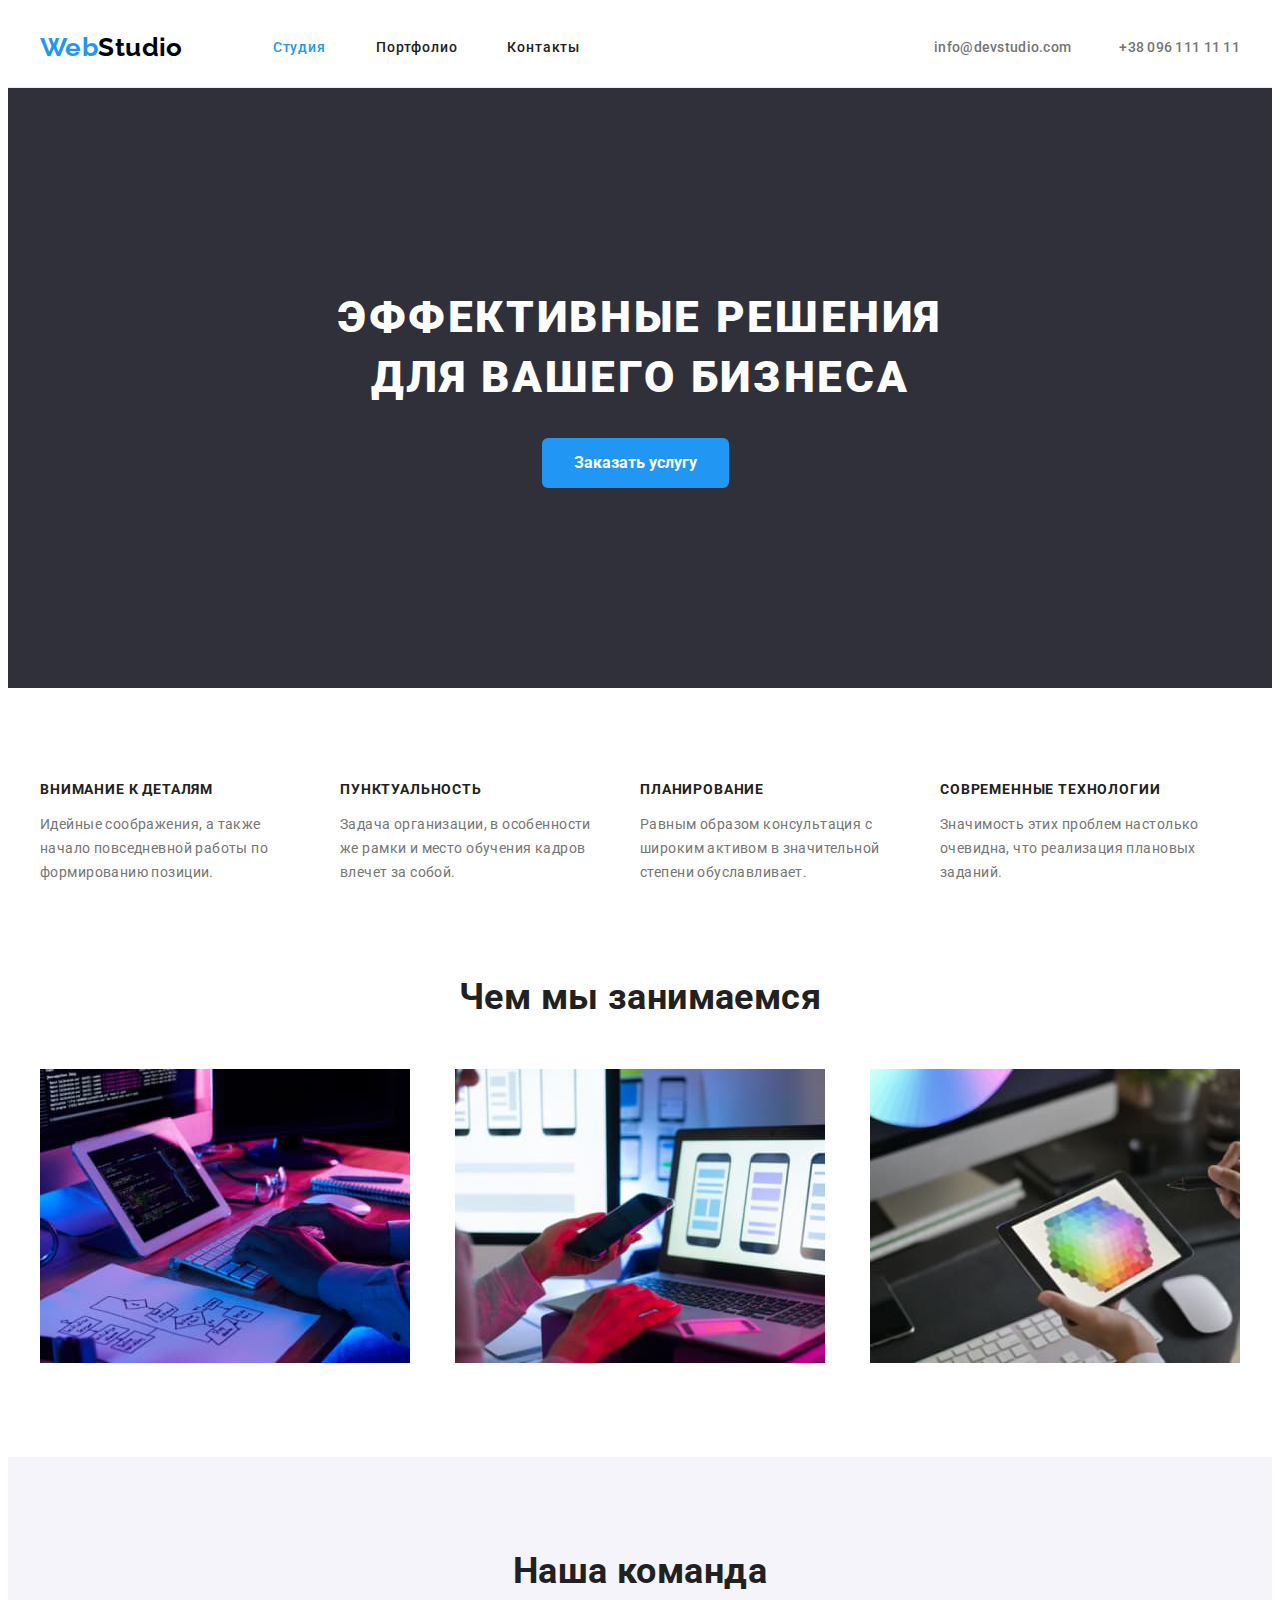
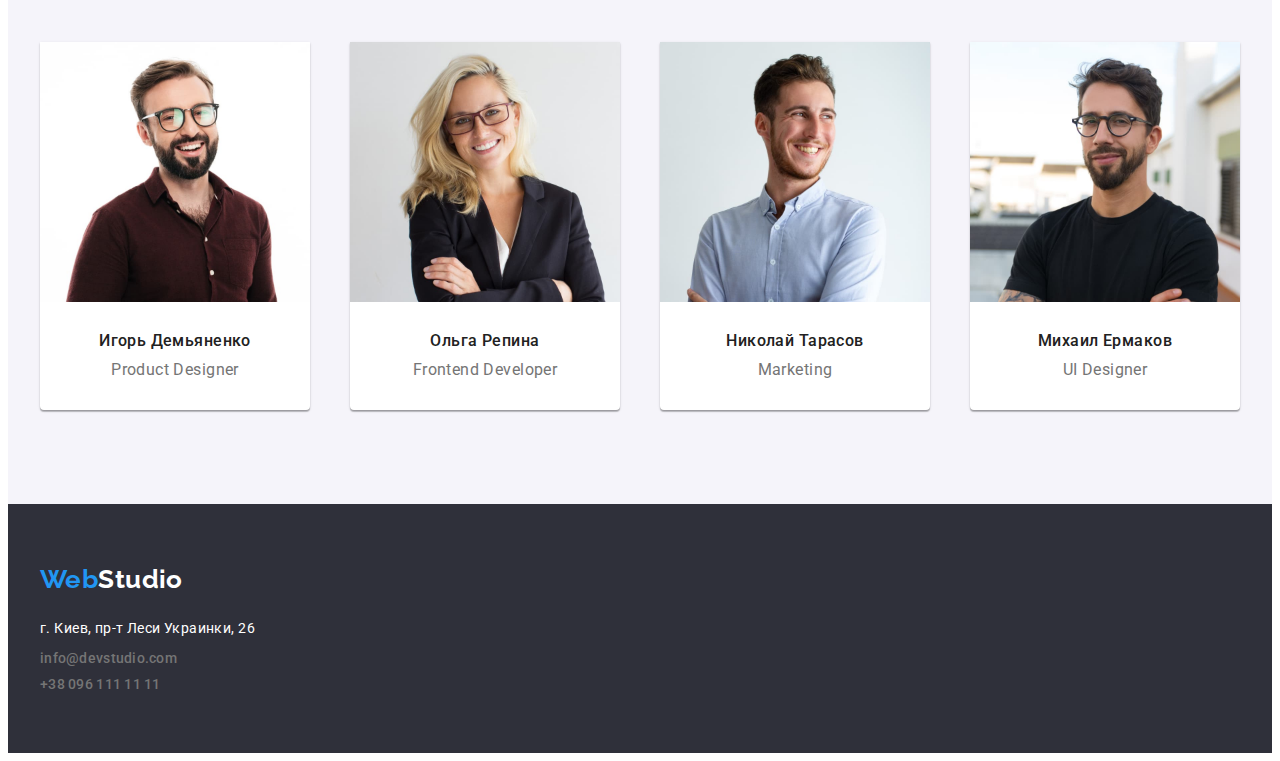
<file: index.html>
<!DOCTYPE html>
<html lang="ru">
<head>
    <meta charset="UTF-8">
    <meta http-equiv="X-UA-Compatible" content="IE=edge">
    <meta name="viewport" content="width=device-width, initial-scale=1.0">
    <title>WebStudio</title>
    <link rel="preconnect" href="https://fonts.googleapis.com">
    <link rel="preconnect" href="https://fonts.gstatic.com" crossorigin>
    <link href="https://fonts.googleapis.com/css2?family=Raleway:wght@700&family=Roboto:wght@400;500;700;900&display=swap" rel="stylesheet">
    <link rel="stylesheet" href="https://cdnjs.cloudflare.com/ajax/libs/modern-normalize/1.1.0/modern-normalize.min.css" integrity="sha512-wpPYUAdjBVSE4KJnH1VR1HeZfpl1ub8YT/NKx4PuQ5NmX2tKuGu6U/JRp5y+Y8XG2tV+wKQpNHVUX03MfMFn9Q==" crossorigin="anonymous" referrerpolicy="no-referrer" />
    <link rel="stylesheet" href="./css/styles.css">
    
</head>
<body>
    <header class="header">
        <div class="header-container">
            <a class="logo" href="./index.html"> <span class="special ">Web</span>Studio</a>
            <nav class="navigation">
                <ul class="list navigation-list">
                    <li class="item"><a href="./index.html" class="link current">Студия</a></li>
                    <li class="item"><a href="./portfolio.html" class="link">Портфолио</a></li>
                    <li class="item"><a href="" class="link">Контакты</a></li>
                </ul>     
            </nav>
    
                <ul class="list list-group">
                    <li class="item"><a href="mailto:info@devstudio.com" class="link">info@devstudio.com</a></li>
                    <li class="item"><a href="tel:+380961111111" class="link">+38 096 111 11 11</a></li>
                </ul>

        </div> 
            
    </header>
    <main>
        <!--Эффективные решения для вашего бизнеса-->
            <section class="hero">
                <div class="container">
                    <h1 class="hero-title">Эффективные решения для вашего бизнеса</h1>
                <button type="button" class="hero-button">Заказать услугу</button>
                </div>                              
            </section>
         
         <!--Особенности--> 
        <section class="section section-feature">
            <div class="container">
                <h2 class="visually-hidden">Особенности</h2>
            <ul class="list feature-list">
                <li class="item">
                    <h3 class="subtitle">Внимание к деталям</h3>
                    <p class="text">Идейные соображения, а также начало повседневной работы по формированию позиции.</p>
                </li>
                <li class="item">
                    <h3 class="subtitle">Пунктуальность</h3>
                    <p class="text">Задача организации, в особенности же рамки и место обучения кадров влечет за собой.</p>
                </li>
                <li class="item">
                    <h3 class="subtitle">Планирование</h3>
                    <p class="text">Равным образом консультация с широким активом в значительной степени обуславливает.</p>
                </li>
                <li class="item">
                    <h3 class="subtitle">Современные технологии</h3>
                    <p class="text">Значимость этих проблем настолько очевидна, что реализация плановых заданий.</p>
                </li>

            </ul>
            </div>
        </section>

        <!--Чем мы занимаемся-->
        <section class="section">
            <div class="container">
                <h2 class="section-title">Чем мы занимаемся</h2>
            <ul class="list list-about">
                <li class="item-about">
                    <a href="">
                        <img src="./images/box1.jpg" alt="box1" width="370">
                    </a>
                </li>
                <li class="item-about">
                    <a href="">
                        <img src="./images/box2.jpg" alt="box2" width="370"> 
                    </a>
                </li> 
                <li class="item-about">
                    <a href="">
                        <img src="./images/box3.jpg" alt="box3" width="370">
                    </a>
                </li>
            </ul>
            </div>
        </section>

        <!--Наша команда-->
        <section class="section section-team">
            <div class="container"> 
                <h2 class="section-title">Наша команда</h2>
            <ul class="list team-list">
                <li class="item">
                    <img src="./images/img1.jpg" alt="фото Игорь Демьяненко" width="270">
                        <div class="team">
                            <h3 class="section-subtitle">Игорь Демьяненко</h3>
                            <p class="desc" lang="en"> Product Designer</p>
                        </div>                             
                </li>                       
                <li class="item">
                    <img src="./images/img2.jpg" alt="фото Ольга Репина" width="270">
                    <div class="team">
                        <h3 class="section-subtitle">Ольга Репина</h3>
                        <p class="desc" lang="en"> Frontend Developer</p>
                    </div>
                </li>
                <li class="item">
                    <img src="./images/img3.jpg" alt="Николай Тарасов" width="270">
                    <div class="team">
                        <h3 class="section-subtitle">Николай Тарасов</h3>
                        <p class="desc" lang="en"> Marketing</p>
                    </div>
                </li>  
                <li class="item">
                    <img src="./images/img4.jpg" alt="фото Михаил Ермаков" width="270">
                    <div class="team">
                        <h3 class="section-subtitle">Михаил Ермаков</h3>
                        <p class="desc" lang="en">UI Designer</p>
                    </div>
                </li>            
            </ul>
            </div>

        </section>
        

    </main>

    <footer class="footer">
        <div class="container">
                <a class="footer-logo" href="./index.html"><span class="special ">Web</span>Studio</a>
                <address>
                   <ul class="list list-address">
                       <li class="item address-item">г. Киев, пр-т Леси Украинки, 26</li>
                       <li class="item"><a href="mailto:info@devstudio.com" class="link">info@devstudio.com</a></li>
                       <li class="item"><a href="tel:+380961111111" class="link">+38 096 111 11 11</a></li>
                   </ul>
                </address>
            </div>              
    </footer>
</body>
</html>
</file>
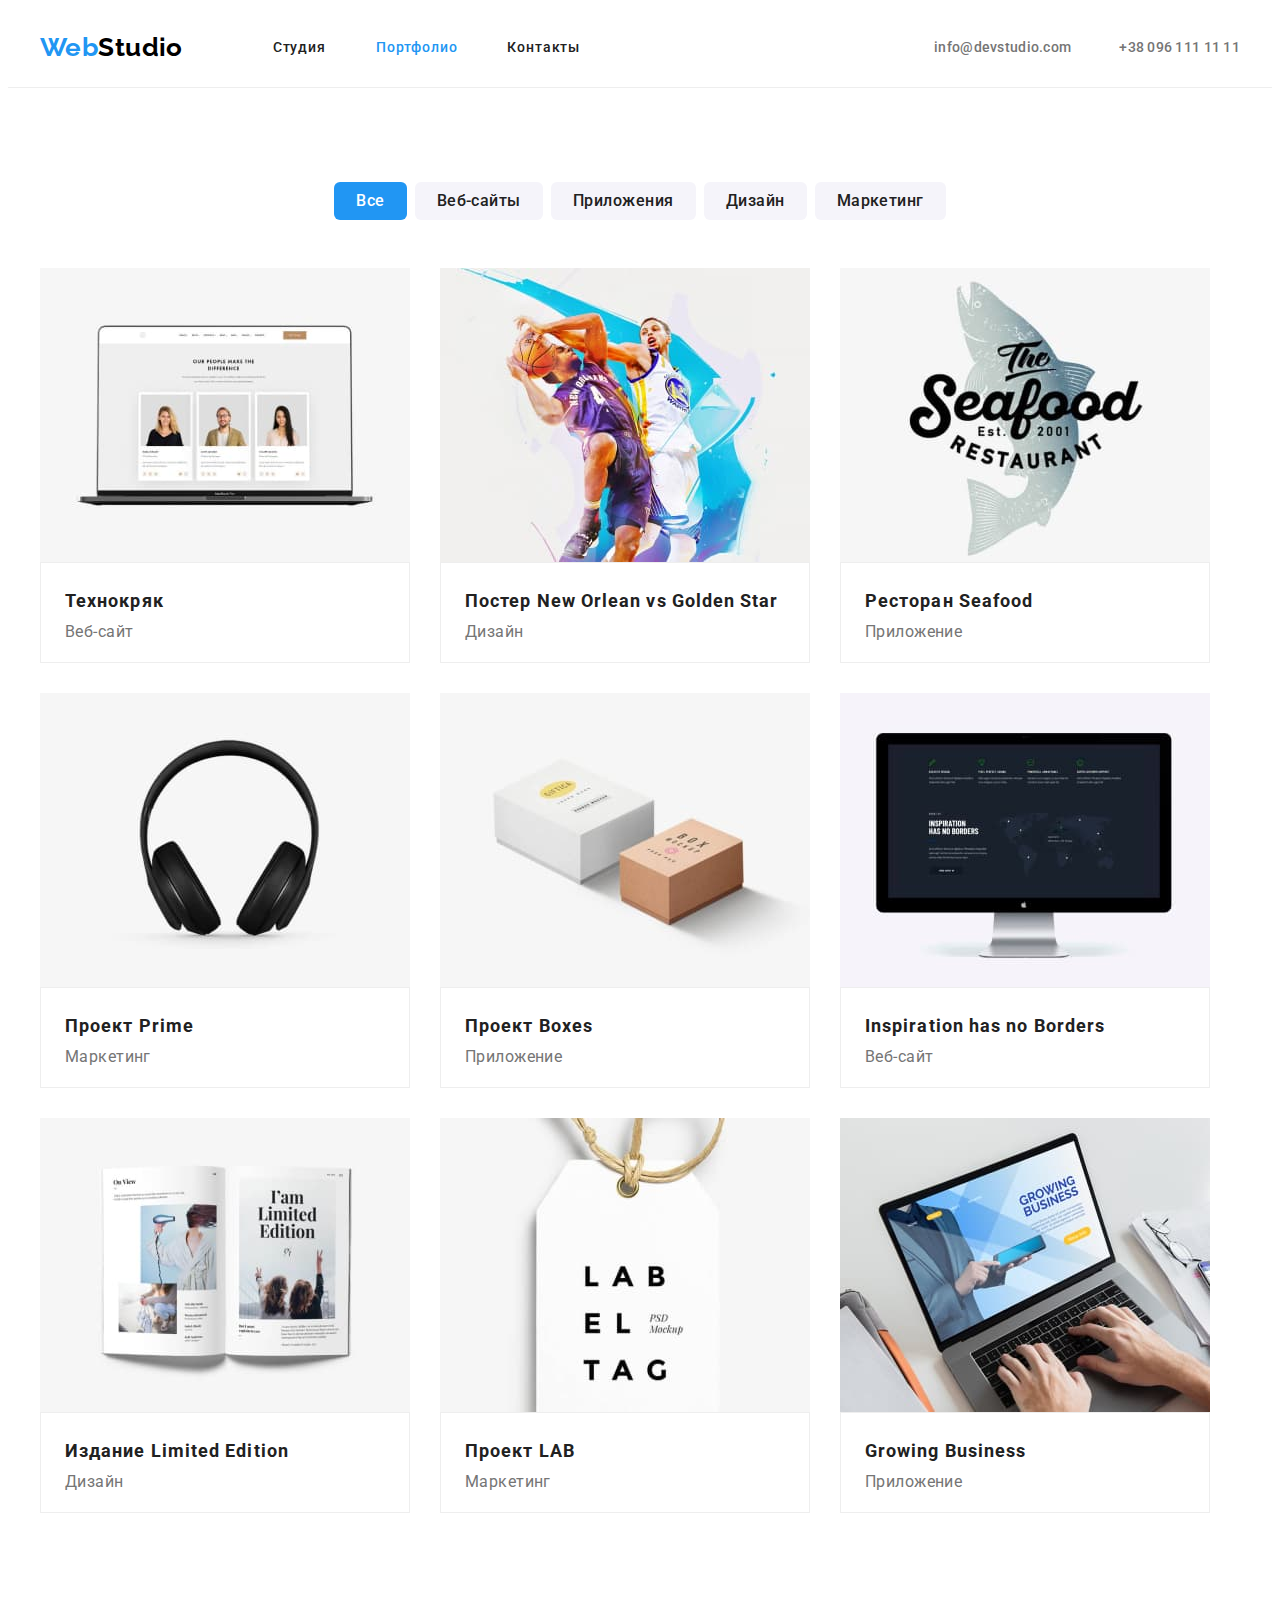
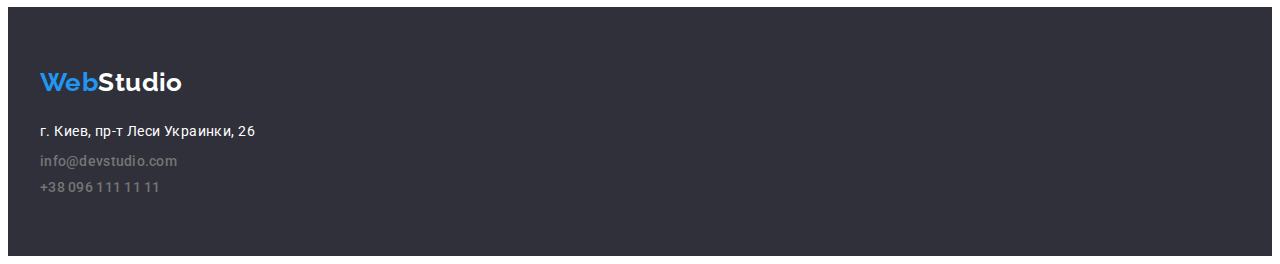
<file: portfolio.html>
<!DOCTYPE html>
<html lang="ru">
<head>
    <meta charset="UTF-8">
    <meta http-equiv="X-UA-Compatible" content="IE=edge">
    <meta name="viewport" content="width=device-width, initial-scale=1.0">
    <title>Portfolio</title>
    <link rel="preconnect" href="https://fonts.googleapis.com">
    <link rel="preconnect" href="https://fonts.gstatic.com" crossorigin>
    <link href="https://fonts.googleapis.com/css2?family=Raleway:wght@700&family=Roboto:wght@400;500;700;900&display=swap" rel="stylesheet">
    <link rel="stylesheet" href="https://cdnjs.cloudflare.com/ajax/libs/modern-normalize/1.1.0/modern-normalize.min.css" integrity="sha512-wpPYUAdjBVSE4KJnH1VR1HeZfpl1ub8YT/NKx4PuQ5NmX2tKuGu6U/JRp5y+Y8XG2tV+wKQpNHVUX03MfMFn9Q==" crossorigin="anonymous" referrerpolicy="no-referrer" />
    <link rel="stylesheet" href="./css/styles.css">
    
</head>
<body class="page">
    <header class="header">
        <div class="header-container">
            <a class="logo" href="./index.html"> <span class="special ">Web</span>Studio</a>
            <nav class="navigation">
                <ul class="list navigation-list">
                    <li class="item"><a href="./index.html" class="link">Студия</a></li>
                    <li class="item"><a href="./portfolio.html" class="link current">Портфолио</a></li>
                    <li class="item"><a href="" class="link">Контакты</a></li>
                </ul>     
            </nav>
               
            <ul class="list list-group">
                <li class="item"><a href="mailto:info@devstudio.com" class="link">info@devstudio.com</a></li>
                <li class="item"><a href="tel:+380961111111" class="link">+38 096 111 11 11</a></li>
            </ul>
          
        </div> 
            
    </header>
    <main>
        <section class="section">
            <h1 class="visually-hidden">Портфолио</h1>
            <div class="container">
                
                 <ul class="list button-list">
                    <li class="item item-button"><button class="project-button current" type="button">Все</button></li>
                    <li class="item item-button"><button class="project-button" type="button">Веб-сайты</button></li>
                    <li class="item item-button"><button class="project-button" type="button">Приложения</button></li>
                    <li class="item item-button"><button class="project-button" type="button">Дизайн</button></li>
                    <li class="item item-button"><button class="project-button" type="button">Маркетинг</button></li>
                </ul>   
            
                <ul class="list-projects">
                    <li class="item item-project">
                        <img src="./images/portfolio/project1.jpg" alt="Образец Веб-сайта" width="370" height="294">
                        <div class="subtitle-container">
                            <h2 class="subtitle">Технокряк</h2>
                            <p class="desc">Веб-сайт</p> 
                        </div>                   
                    </li>
                    <li class="item item-project">
                        <img src="./images/portfolio/project2.jpg" alt="Образец Дизайн" width="370" height="294">
                        <div class="subtitle-container">
                            <h2 class="subtitle">Постер New Orlean vs Golden Star</h2>
                            <p class="desc">Дизайн</p>
                        </div>                    
                    </li>
                    <li class="item item-project">
                        <img src="./images/portfolio/project3.jpg" alt="Образец Приложение" width="370" height="294">
                        <div class="subtitle-container">
                            <h2 class="subtitle">Ресторан Seafood</h2>
                            <p class="desc">Приложение</p> 
                        </div>                   
                    </li>
                    <li class="item item-project">
                        <img src="./images/portfolio/project4.jpg" alt="Образец Маркетинг" width="370" height="294">
                        <div class="subtitle-container">
                            <h2 class="subtitle">Проект Prime</h2>
                            <p class="desc">Маркетинг</p>  
                        </div>            
                                  
                    </li>
                    <li class="item item-project">
                        <img src="./images/portfolio/project5.jpg" alt="Образец Приложение" width="370" height="294">
                        <div class="subtitle-container">
                            <h2 class="subtitle">Проект Boxes</h2>
                            <p class="desc">Приложение</p>   
                        </div>                 
                    </li>
                    <li class="item item-project">
                        <img src="./images/portfolio/project6.jpg" alt="Образец Веб-сайт" width="370" height="294">
                        <div class="subtitle-container">
                            <h2 class="subtitle" lang="en">Inspiration has no Borders</h2>
                            <p class="desc">Веб-сайт</p>
                        </div>                    
                    </li>
                    <li class="item item-project">
                        <img src="./images/portfolio/project7.jpg" alt="Образец Дизайн" width="370" height="294">
                        <div class="subtitle-container">
                            <h2 class="subtitle">Издание Limited Edition</h2>
                            <p class="desc">Дизайн</p>
                        </div>                    
                    </li>
                    <li class="item item-project">
                        <img src="./images/portfolio/project8.jpg" alt="Образец Маркетинг" width="370" height="294">
                        <div class="subtitle-container">
                            <h2 class="subtitle">Проект LAB</h2>
                            <p class="desc">Маркетинг</p>
                        </div>                    
                    </li>
                    <li class="item item-project">
                        <img src="./images/portfolio/project9.jpg" alt="Образец Приложение" width="370" height="294">
                        <div class="subtitle-container">
                            <h2 class="subtitle">Growing Business</h2>
                            <p class="desc">Приложение</p> 
                        </div>                   
                    </li>
                </ul>    
            </div>              
            
        </section>
        
    </main>

    <footer class="footer">
            <div class="container">
                <a class="footer-logo" href="./index.html"><span class="special ">Web</span>Studio</a>
                <address>
                   <ul class="list list-address">
                       <li class="item address-item">г. Киев, пр-т Леси Украинки, 26</li>
                       <li class="item"><a href="mailto:info@devstudio.com" class="link">info@devstudio.com</a></li>
                       <li class="item"><a href="tel:+380961111111" class="link">+38 096 111 11 11</a></li>
                   </ul>
                </address>
            </div>
    </footer>
</body>
</html>
</file>
<file: css/styles.css>
:root {
    --primary-text-color: #757575;
    --title-text-color: #212121; 
    --accent-color: #2196F3;
    --white-color: #FFFFFF;
    --bkg-white-color: #E5E5E5;
    --bkg-btn-color: #F5F4FA;
    --bkg-dark-color: #2F303A;
}

body {

    color: var(--primary-text-color);
    font-size: 14px;
    font-family: roboto, sans-serif;
    letter-spacing: 0.03em;
}

h1, h2, h3, h4, h5, h6, p {
    margin: 0;
}

img {
    display: block;
}

.list,
.list-projects {
    list-style: none;
    margin: 0;
    padding: 0;
}

.container {
    /* outline: 1px solid red; */

    width: 1200px;

    padding-left: 15px;
    padding-right: 15px;
    margin: 0 auto;
    margin-left: auto;
    margin-right: auto;
    

}

/* header */

.header-container {
    display: flex;
    align-items: center;
    width: 1200px;

    padding-left: 15px;
    padding-right: 15px;

    margin-left: auto;
    margin-right: auto;

    
}

.header {
    border-bottom: 1px solid #EEEEEE;
}

.logo {
    padding-top: 24px;
}

.logo,
.footer-logo {
    margin-right: 90px;
    padding-bottom: 24px;

    color: #000000;
    font-family: Raleway, sans-serif;

    font-weight: 700;
    font-size: 26px;
    line-height: 1.2;
    text-decoration: none;
}

.special {
    color: var(--accent-color);
}

.navigation-list {
    display: flex;
    align-items: center;
}

.navigation-list .item {
    margin-right: 50px;
} 

.navigation-list .item:last-child {
    margin-right: 0;
} 

.navigation-list .link {
    display: block;
    padding-top: 30px;
    padding-bottom: 30px;
    color: var(--title-text-color);
    font-weight: 500;
    
    line-height: 1.14;
    letter-spacing: 0.06em;
    text-decoration: none;      
}


.navigation-list .current {
    color: var(--accent-color);
}

.list-group {
    display: flex;    
}

.list-group {
    margin-left: auto;
} 

.list-group .item + .item {
    margin-left: 48px;
}

.list-group .link {

    padding-top: 30px;
    padding-bottom: 30px;
    
    color: var(--primary-text-color);
    font-weight: 500;
   
    line-height: 1.14;
    letter-spacing: 0.02em;
    text-decoration: none;
}

.list .link:hover,
.list .link:focus {
    color: var(--accent-color);
}

.navigation-list .link:hover,
.navigation-list .link:focus {
    color: var(--accent-color);
}

/* main */

.section {
    padding-top: 94px;
    padding-bottom: 94px;
}

/* hero */

.hero {
    background-color: var(--bkg-dark-color);
    padding: 200px 0;
}

/* .hero-container {
    padding-bottom: 200px;
} */

.hero-title {
    margin: auto;
    
    margin-bottom: 30px;
    max-width: 650px;

    font-weight: 900;
    font-size: 44px;
    line-height: 1.36;    
    text-align: center;
    letter-spacing: 0.06em;
    text-transform: uppercase;

    color: var(--white-color);
       
}

.hero-button {
    display: flex;
    border: none;
    border-radius: 6px;
    
    align-items: center;
    padding: 10px 32px;
    margin-right: 467px;
    margin-left: 502px;
    
    font-family: inherit;
    font-weight: 700;
    font-size: 16px;
    line-height: 1.88;
        
    color: var(--white-color);
    background-color: var(--accent-color);
    cursor: pointer;

}

.hero-button:hover,
.hero-button:focus {
    background-color: #188CE8;
}


/* секции особенности  */

.section-feature {
    padding-bottom: 0;
}

.text {
    font-weight: 400;

    line-height: 1.71;
    letter-spacing: 0.03em;
    color: var(--primary-text-color);
}

.feature-list {
    display: flex;
}

.feature-list .item {
    width: 270px;
height: 101px;
    margin-right: 30px;
}

.feature-list .item:last-child {
    margin-right: 0;
}

.feature-list .subtitle {
    margin-bottom: 15px;

    font-size: 14px;
    font-weight: 700;
    line-height: 1.14;
    text-transform: uppercase;
    color: var(--title-text-color);
}

/* секция чем мы занимаемся */
.section-title {

    font-weight: 700;
    font-size: 36px;
    line-height: 1.16;
    text-align: center;
    
    color: var(--title-text-color);
 }


.section-title {
    margin-bottom: 50px;
}

.section .list-about {
    display: flex;
    justify-content: space-between;
}

.section .item-about {
    margin-right: 30px;
  }

  .section .item-about:last-child {
    margin-right: 0;
  }

/* секция Наша команда */
.section-team {
    background-color: var(--bkg-btn-color);
}

.section-title {
    margin-bottom: 50px;
}

.team-list .item {
    background-color: var(--white-color);
    box-shadow: 0px 1px 3px rgba(0, 0, 0, 0.12), 0px 1px 1px rgba(0, 0, 0, 0.14), 0px 2px 1px rgba(0, 0, 0, 0.2);
    border-radius: 0px 0px 4px 4px;
}

.section-team .list {
    display: flex;
    justify-content: space-between;
}
.section-team .item {
    margin-right: 30px;
}

.section-team .item:last-child{
    margin-right: 0;
}

.team-list .section-subtitle {  
    font-weight: 500;
    font-size: 16px;
    line-height: 1.18;
    text-align: center;

    color: var(--title-text-color);
}

.team-list {
    display: flex;
    flex-wrap: wrap;
}

.team {
    padding-top: 30px;
    padding-bottom: 30px;
}

.team-list .desc {
    font-weight: 400;
    font-size: 16px;
    line-height: 1.18;
    text-align: center;
}

.section-subtitle {
    margin-bottom: 10px;
}

.desc {
    margin-bottom: 0;

    font-weight: 400;
    font-size: 16px;
    line-height: 1.18;

    color: var(--primary-text-color);
}


/* абзацы */
.text {
    font-weight: 400;
    line-height: 1.71;
    letter-spacing: 0.03em;
    color: var(--primary-text-color);

}


/* projects h2*/ 

.visually-hidden {
    position: absolute;
    width: 1px;
    height: 1px;
    margin: -1px;
    border: 0;
    padding: 0;
    white-space: nowrap;
    clip-path: inset(100%);
    clip: rect(0 0 0 0);
    overflow: hidden;
  }

.subtitle {
    font-weight: 700;
    font-size: 18px;
    line-height: 2.0;
    letter-spacing: 0.06em;
    color: var(--title-text-color);
        
}


/* footer */

.footer {
    background-color: var(--bkg-dark-color);
    padding-top: 60px;
    padding-bottom: 60px;
}

/* .footer-container {
    display: flex;
    flex-direction: column;
} */


.footer-logo {
    color: var(--white-color);
    }



.address-item {
    
    font-size: 14px;
    line-height: 1.71;
    color: var(--white-color);
}

.list-address {
    padding-top: 22px;
    font-style: normal;
}

.list-address .link {
    
    color: var(--primary-text-color);
    font-weight: 500;
   
    line-height: 1.14;
    letter-spacing: 0.02em;
    text-decoration: none;
}

.list-address .item {
    margin-bottom: 9px;
}

.list-address .item:last-child {
    margin-bottom: 0;
}

/* Portfolio */

/* .portfolio-section {
    padding-top: 94px;
    
} */

/* .container-button-list {
    margin-bottom: 48px;
} */

.button-list {
    margin-bottom: 48px;
}

.section .button-list {
    display: flex;
    align-items: center;
    justify-content: center;
}

.section .item-button {
    margin-right: 8px;
}

.section .item-button:last-child {
    margin-right: 0px;
}

.project-button {
    padding: 6px 22px;
    border: none;
    border-radius: 6px;
    cursor: pointer;
    

    font-family: inherit;
    font-weight: 500;
    font-size: 16px;
    line-height: 1.62;
    text-align: center;
    letter-spacing: 0.03em;
    background-color: var(--bkg-btn-color);
    color: var(--title-text-color);
}

.project-button:hover,
.project-button:focus {
    background-color: var(--accent-color);
    color: var(--white-color);
}

.button-list .current {
    background-color: var(--accent-color);
    color: var(--white-color);
}

.list-projects {
    display: flex;
    flex-wrap: wrap;
    }



.container .item-project {
    margin-right: 30px;
    margin-bottom: 30px;
}

.container .item-project:nth-child(3n) {
    margin-right: 0;
} 

.container .item-project:nth-last-child(-n + 3) {
    margin-bottom: 0;
}

.subtitle-container {
    padding: 20px 24px;
    border: 1px solid #EEEEEE;
    
}

.list-projects .subtitle {
    margin-bottom: 4px;
}
</file>
